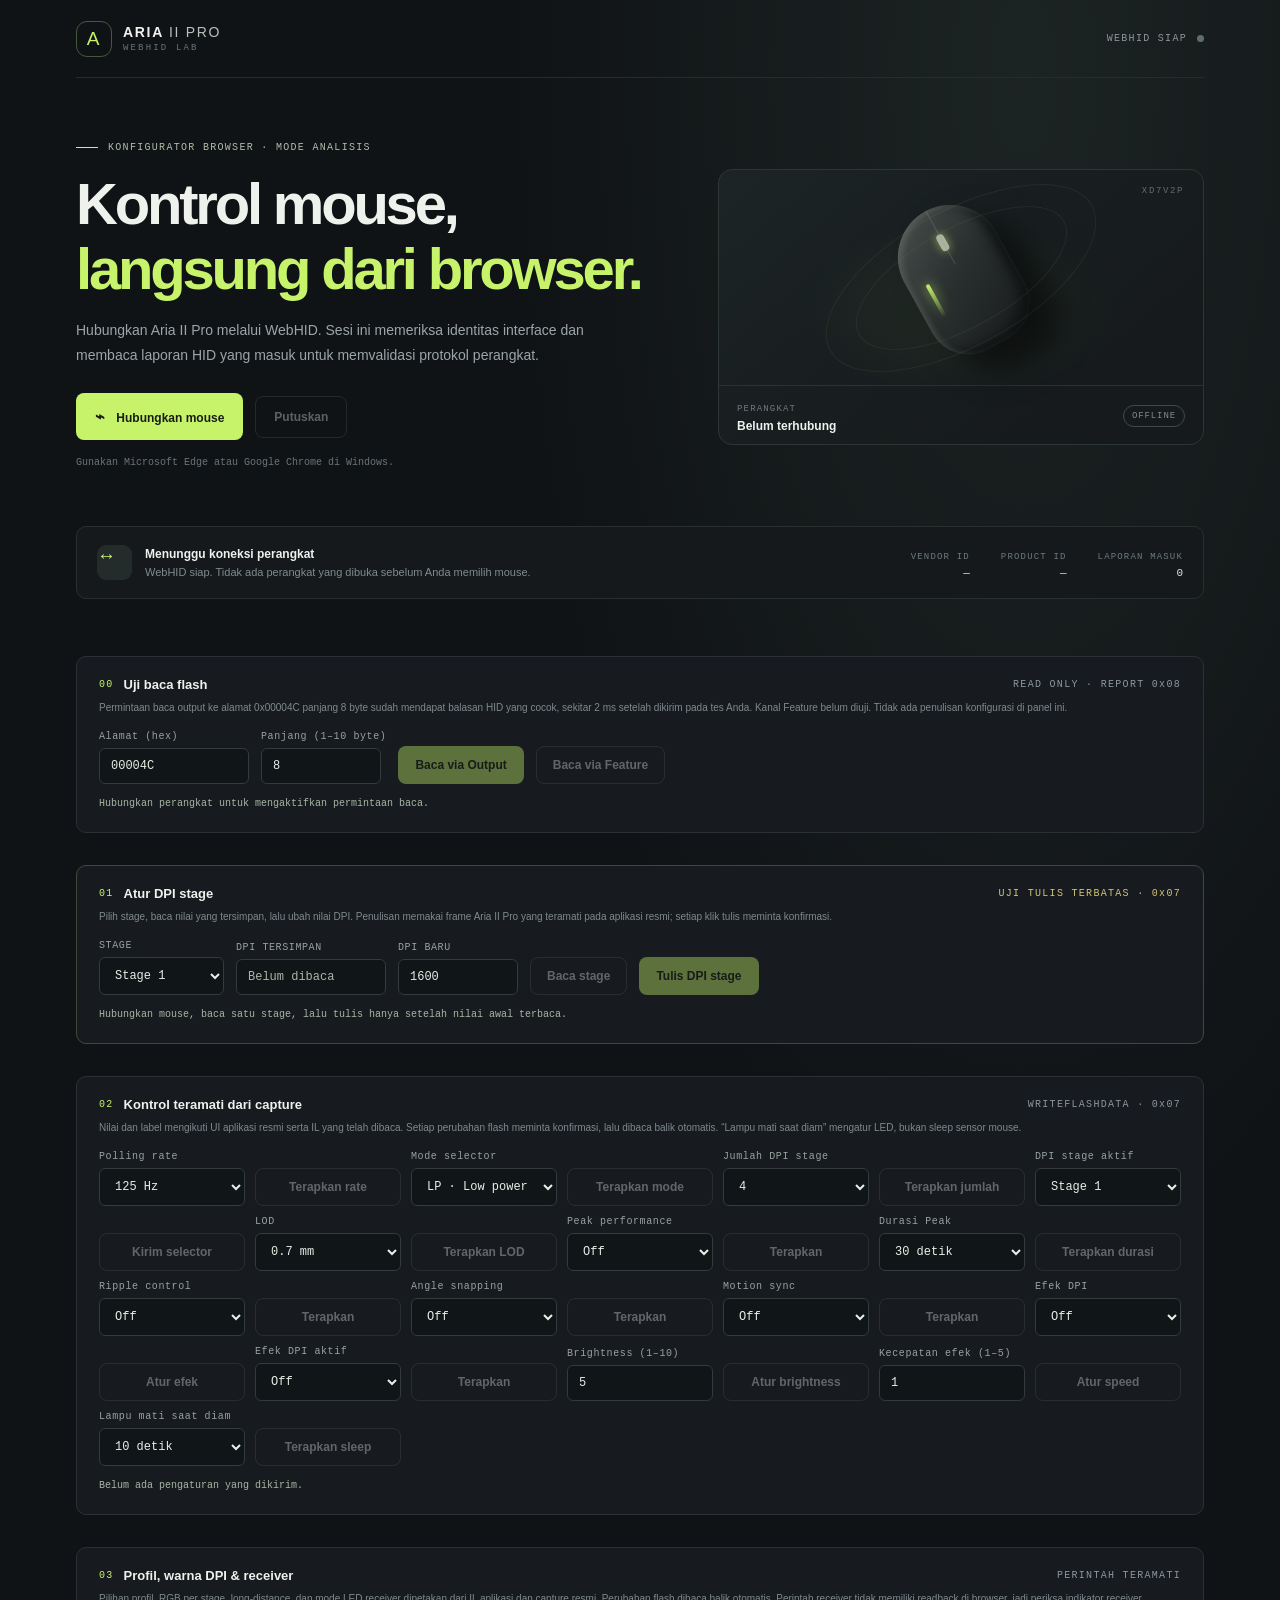
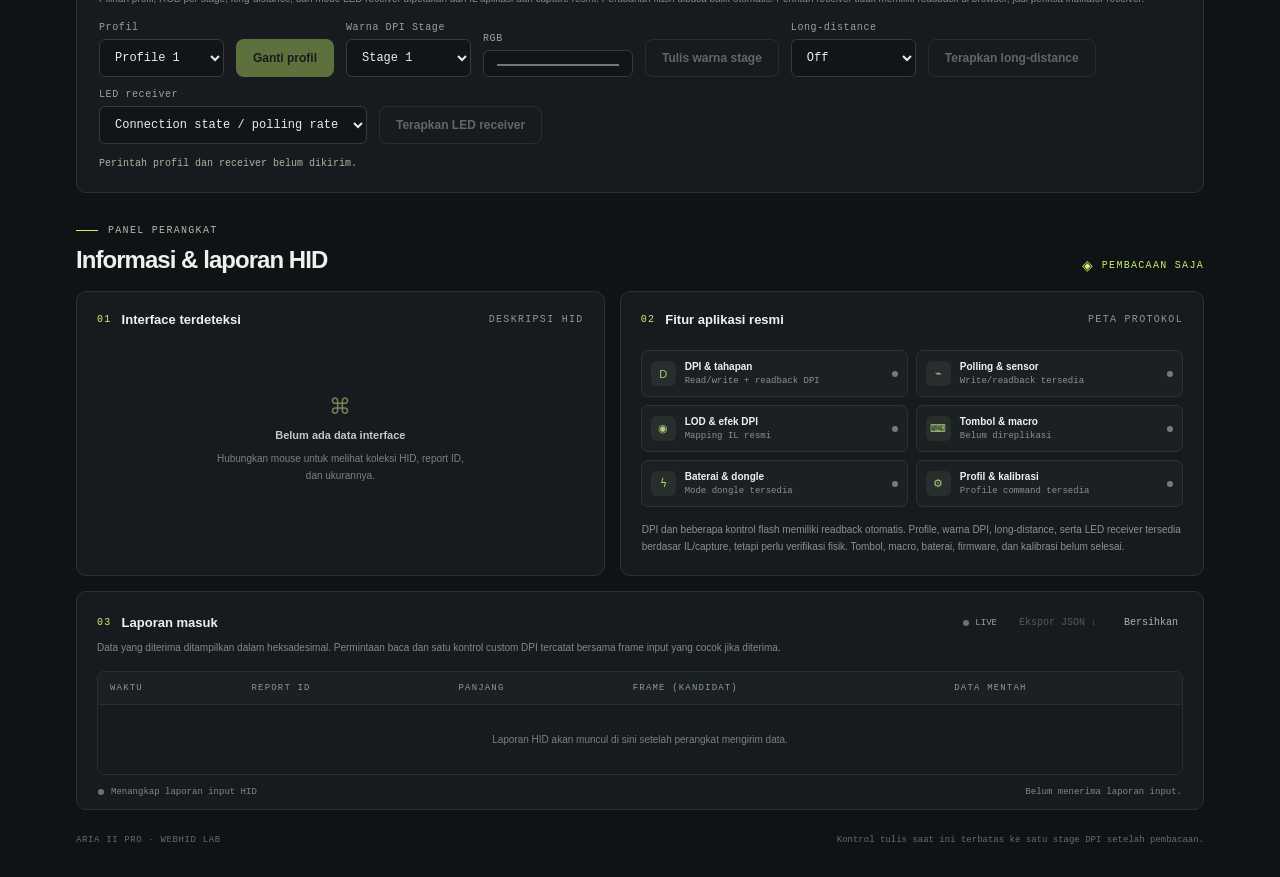
<file: aria/aria-ii-pro-webhid/index.html>
<!doctype html>
<html lang="id">
<head>
  <meta charset="utf-8">
  <meta name="viewport" content="width=device-width, initial-scale=1">
  <meta name="theme-color" content="#101316">
  <title>Aria II Pro · WebHID Lab</title>
  <link rel="stylesheet" href="style.css">
  <script src="app.js" defer></script>
</head>
<body>
  <main class="shell">
    <header class="topbar">
      <a class="brand" href="#top" aria-label="Aria II Pro WebHID Lab">
        <span class="brand-mark">A</span><span>ARIA <b>II PRO</b><small>WEBHID LAB</small></span>
      </a>
      <div class="top-actions"><span class="secure-tag" id="secureState">MEMERIKSA KONEKSI</span><span class="dot" id="statusDot"></span></div>
    </header>

    <section class="hero" id="top">
      <div class="hero-copy">
        <div class="eyebrow"><span class="eyebrow-line"></span> KONFIGURATOR BROWSER · MODE ANALISIS</div>
        <h1>Kontrol mouse,<br><em>langsung dari browser.</em></h1>
        <p>Hubungkan Aria II Pro melalui WebHID. Sesi ini memeriksa identitas interface dan membaca laporan HID yang masuk untuk memvalidasi protokol perangkat.</p>
        <div class="hero-actions">
          <button class="button button-primary" id="connectButton"><span class="usb-icon">⌁</span> Hubungkan mouse</button>
          <button class="button button-quiet" id="disconnectButton" disabled>Putuskan</button>
        </div>
        <p class="compat-note" id="compatNote">Gunakan Microsoft Edge atau Google Chrome di Windows.</p>
      </div>
      <div class="device-card">
        <div class="device-art" aria-hidden="true"><div class="mouse"><div class="mouse-wheel"></div><div class="mouse-seam"></div><div class="mouse-light"></div></div><div class="art-orbit orbit-one"></div><div class="art-orbit orbit-two"></div><span class="art-label">XD7V2P</span></div>
        <div class="device-card-footer"><div><span class="muted-label">PERANGKAT</span><strong id="deviceName">Belum terhubung</strong></div><span class="state-pill" id="deviceState">OFFLINE</span></div>
      </div>
    </section>

    <section class="connection-strip">
      <div class="connection-main"><span class="connection-icon">↔</span><div><strong id="connectionTitle">Menunggu koneksi perangkat</strong><span id="connectionDetail">WebHID belum diberi akses ke mouse.</span></div></div>
      <div class="connection-meta"><div><span class="muted-label">VENDOR ID</span><b id="vendorId">—</b></div><div><span class="muted-label">PRODUCT ID</span><b id="productId">—</b></div><div><span class="muted-label">LAPORAN MASUK</span><b id="reportCount">0</b></div></div>
    </section>

    <section class="panel read-panel">
      <div class="panel-heading"><div><span class="panel-index">00</span><h3>Uji baca flash</h3></div><span class="panel-caption">READ ONLY · REPORT 0x08</span></div>
      <p class="reports-description">Permintaan baca output ke alamat 0x00004C panjang 8 byte sudah mendapat balasan HID yang cocok, sekitar 2 ms setelah dikirim pada tes Anda. Kanal Feature belum diuji. Tidak ada penulisan konfigurasi di panel ini.</p>
      <div class="read-controls">
        <label>Alamat (hex)<input id="readAddress" inputmode="text" value="00004C" maxlength="6" aria-label="Alamat flash heksadesimal"></label>
        <label>Panjang (1–10 byte)<input id="readLength" type="number" min="1" max="10" value="8"></label>
        <button class="button button-primary" id="readOutputButton" disabled>Baca via Output</button>
        <button class="button button-quiet" id="readFeatureButton" disabled>Baca via Feature</button>
      </div>
      <p class="read-status" id="readStatus" role="status">Hubungkan perangkat dan pastikan deskriptor HID menyediakan output report ID 0x08.</p>
    </section>

    <section class="panel read-panel dpi-test-panel">
      <div class="panel-heading"><div><span class="panel-index">01</span><h3>Atur DPI stage</h3></div><span class="panel-caption">UJI TULIS TERBATAS · 0x07</span></div>
      <p class="reports-description">Pilih stage, baca nilai yang tersimpan, lalu ubah nilai DPI. Penulisan memakai frame Aria II Pro yang teramati pada aplikasi resmi; setiap klik tulis meminta konfirmasi.</p>
      <div class="read-controls">
        <label>STAGE<select id="dpiStage"><option value="0">Stage 1</option><option value="1">Stage 2</option><option value="2">Stage 3</option><option value="3">Stage 4</option></select></label>
        <label>DPI TERSIMPAN<input id="dpiCurrent" type="text" readonly value="Belum dibaca"></label>
        <label>DPI BARU<input id="dpiValue" type="number" min="50" max="26000" step="50" value="1600"></label>
        <button class="button button-quiet" id="readDpiButton" disabled>Baca stage</button>
        <button class="button button-primary" id="writeDpiButton" disabled>Tulis DPI stage</button>
      </div>
      <p class="read-status" id="dpiStatus" role="status">Hubungkan mouse, baca satu stage, lalu tulis hanya setelah nilai awal terbaca.</p>
    </section>

    <section class="panel read-panel">
      <div class="panel-heading"><div><span class="panel-index">02</span><h3>Kontrol teramati dari capture</h3></div><span class="panel-caption">WRITEFLASHDATA · 0x07</span></div>
      <p class="reports-description">Nilai dan label mengikuti UI aplikasi resmi serta IL yang telah dibaca. Setiap perubahan flash meminta konfirmasi, lalu dibaca balik otomatis. “Lampu mati saat diam” mengatur LED, bukan sleep sensor mouse.</p>
      <div class="read-controls">
        <label>Polling rate<select id="rateSetting"><option value="8">125 Hz</option><option value="4">250 Hz</option><option value="2">500 Hz</option><option value="1">1000 Hz</option><option value="16">2000 Hz</option><option value="32">4000 Hz</option><option value="64">8000 Hz</option></select></label>
        <button class="button button-quiet observed-write" data-setting="rate">Terapkan rate</button>
        <label>Mode selector<select id="powerModeSetting"><option value="0">LP · Low power</option><option value="1">HP · High performance</option></select></label>
        <button class="button button-quiet observed-write" data-setting="powerMode">Terapkan mode</button>
        <label>Jumlah DPI stage<select id="stageCountSetting"><option>1</option><option>2</option><option>3</option><option selected>4</option></select></label>
        <button class="button button-quiet observed-write" data-setting="stageCount">Terapkan jumlah</button>
        <label>DPI stage aktif<select id="activeStageSetting"><option value="0">Stage 1</option><option value="1">Stage 2</option><option value="2">Stage 3</option><option value="3">Stage 4</option></select></label>
        <button class="button button-quiet observed-write" data-setting="activeStage">Kirim selector</button>
        <label>LOD<select id="lodSetting"><option value="3">0.7 mm</option><option value="1">1 mm</option><option value="2">2 mm</option></select></label>
        <button class="button button-quiet observed-write" data-setting="lod">Terapkan LOD</button>
        <label>Peak performance<select id="peakSetting"><option value="0">Off</option><option value="1">On</option></select></label>
        <button class="button button-quiet observed-write" data-setting="peak">Terapkan</button>
        <label>Durasi Peak<select id="peakDurationSetting"><option value="3">30 detik</option><option value="6">1 menit</option><option value="12">2 menit</option><option value="30">5 menit</option><option value="60">10 menit</option><option value="90">15 menit</option></select></label>
        <button class="button button-quiet observed-write" data-setting="peakDuration">Terapkan durasi</button>
        <label>Ripple control<select id="rippleSetting"><option value="0">Off</option><option value="1">On</option></select></label>
        <button class="button button-quiet observed-write" data-setting="ripple">Terapkan</button>
        <label>Angle snapping<select id="angleSetting"><option value="0">Off</option><option value="1">On</option></select></label>
        <button class="button button-quiet observed-write" data-setting="angle">Terapkan</button>
        <label>Motion sync<select id="motionSetting"><option value="0">Off</option><option value="1">On</option></select></label>
        <button class="button button-quiet observed-write" data-setting="motion">Terapkan</button>
        <label>Efek DPI<select id="dpiEffectSetting"><option value="0">Off</option><option value="1">Fixed light</option><option value="2">Flicker</option></select></label>
        <button class="button button-quiet observed-write" data-setting="dpiEffect">Atur efek</button>
        <label>Efek DPI aktif<select id="dpiLedEnableSetting"><option value="0">Off</option><option value="1">On</option></select></label>
        <button class="button button-quiet observed-write" data-setting="dpiLedEnable">Terapkan</button>
        <label>Brightness (1–10)<input id="brightnessSetting" type="number" min="1" max="10" value="5"></label>
        <button class="button button-quiet observed-write" data-setting="brightness">Atur brightness</button>
        <label>Kecepatan efek (1–5)<input id="effectSpeedSetting" type="number" min="1" max="5" value="1"></label>
        <button class="button button-quiet observed-write" data-setting="effectSpeed">Atur speed</button>
        <label>Lampu mati saat diam<select id="sleepSetting"><option value="1">10 detik</option><option value="3">30 detik</option><option value="6">1 menit</option><option value="30">5 menit</option><option value="60">10 menit</option><option value="90">15 menit</option><option value="120">20 menit</option><option value="150">25 menit</option><option value="180">30 menit</option><option value="210">35 menit</option><option value="240">40 menit</option></select></label>
        <button class="button button-quiet observed-write" data-setting="sleep">Terapkan sleep</button>
      </div>
      <p class="read-status" id="observedWriteStatus" role="status">Belum ada pengaturan yang dikirim.</p>
    </section>

    <section class="panel read-panel">
      <div class="panel-heading"><div><span class="panel-index">03</span><h3>Profil, warna DPI & receiver</h3></div><span class="panel-caption">PERINTAH TERAMATI</span></div>
      <p class="reports-description">Pilihan profil, RGB per stage, long-distance, dan mode LED receiver dipetakan dari IL aplikasi dan capture resmi. Perubahan flash dibaca balik otomatis. Perintah receiver tidak memiliki readback di browser, jadi periksa indikator receiver.</p>
      <div class="read-controls">
        <label>Profil<select id="profileSetting"><option value="0">Profile 1</option><option value="1">Profile 2</option><option value="2">Profile 3</option><option value="3">Profile 4</option></select></label>
        <button class="button button-primary" id="profileButton">Ganti profil</button>
        <label>Warna DPI Stage<select id="colorStage"><option value="0">Stage 1</option><option value="1">Stage 2</option><option value="2">Stage 3</option><option value="3">Stage 4</option></select></label>
        <label>RGB<input id="dpiColor" type="color" value="#93acee"></label>
        <button class="button button-quiet" id="writeColorButton">Tulis warna stage</button>
        <label>Long-distance<select id="longRangeSetting"><option value="0">Off</option><option value="1">On</option></select></label>
        <button class="button button-quiet" id="longRangeButton">Terapkan long-distance</button>
        <label>LED receiver<select id="dongleLedSetting"><option value="2">Connection state / polling rate</option><option value="3">Battery state</option><option value="1">Low battery warning only</option></select></label>
        <button class="button button-quiet" id="dongleLedButton">Terapkan LED receiver</button>
      </div>
      <p class="read-status" id="commandStatus" role="status">Perintah profil dan receiver belum dikirim.</p>
    </section>

    <div class="section-heading"><div><div class="eyebrow"><span class="eyebrow-line"></span> PANEL PERANGKAT</div><h2>Informasi & laporan HID</h2></div><div class="read-only"><span class="lock">◈</span> PEMBACAAN SAJA</div></div>

    <section class="dashboard-grid">
      <article class="panel overview-panel">
        <div class="panel-heading"><div><span class="panel-index">01</span><h3>Interface terdeteksi</h3></div><span class="panel-caption">DESKRIPSI HID</span></div>
        <div id="interfaceList" class="empty-state"><span class="empty-symbol">⌘</span><strong>Belum ada data interface</strong><p>Hubungkan mouse untuk melihat koleksi HID, report ID, dan ukurannya.</p></div>
      </article>
      <article class="panel features-panel">
        <div class="panel-heading"><div><span class="panel-index">02</span><h3>Fitur aplikasi resmi</h3></div><span class="panel-caption">PETA PROTOKOL</span></div>
        <div class="feature-grid">
          <div class="feature-item"><span class="feature-icon">D</span><div><b>DPI & tahapan</b><small>Read/write + readback DPI</small></div><i></i></div>
          <div class="feature-item"><span class="feature-icon">⌁</span><div><b>Polling & sensor</b><small>Write/readback tersedia</small></div><i></i></div>
          <div class="feature-item"><span class="feature-icon">◉</span><div><b>LOD & efek DPI</b><small>Mapping IL resmi</small></div><i></i></div>
          <div class="feature-item"><span class="feature-icon">⌨</span><div><b>Tombol & macro</b><small>Belum direplikasi</small></div><i></i></div>
          <div class="feature-item"><span class="feature-icon">ϟ</span><div><b>Baterai & dongle</b><small>Mode dongle tersedia</small></div><i></i></div>
          <div class="feature-item"><span class="feature-icon">⚙</span><div><b>Profil & kalibrasi</b><small>Profile command tersedia</small></div><i></i></div>
        </div>
        <p class="feature-note">DPI dan beberapa kontrol flash memiliki readback otomatis. Profile, warna DPI, long-distance, serta LED receiver tersedia berdasar IL/capture, tetapi perlu verifikasi fisik. Tombol, macro, baterai, firmware, dan kalibrasi belum selesai.</p>
      </article>
    </section>

    <section class="panel reports-panel">
      <div class="panel-heading"><div><span class="panel-index">03</span><h3>Laporan masuk</h3></div><div class="report-actions"><span class="live-indicator"><i></i> LIVE</span><button class="text-button" id="downloadButton" disabled>Ekspor JSON ↓</button><button class="text-button" id="clearButton">Bersihkan</button></div></div>
      <p class="reports-description">Data yang diterima ditampilkan dalam heksadesimal. Permintaan baca dan satu kontrol custom DPI tercatat bersama frame input yang cocok jika diterima.</p>
      <div class="report-table-wrap"><table><thead><tr><th>WAKTU</th><th>REPORT ID</th><th>PANJANG</th><th>FRAME (KANDIDAT)</th><th>DATA MENTAH</th></tr></thead><tbody id="reportRows"><tr class="placeholder-row"><td colspan="5">Laporan HID akan muncul di sini setelah perangkat mengirim data.</td></tr></tbody></table></div>
      <div class="report-footer"><span><i class="foot-dot"></i> Menangkap laporan input HID</span><span id="reportHint">Hubungkan perangkat untuk memulai.</span></div>
    </section>

    <footer><span>ARIA II PRO · WEBHID LAB</span><span>Kontrol tulis saat ini terbatas ke satu stage DPI setelah pembacaan.</span></footer>
  </main>
</body>
</html>
</file>
<file: aria/aria-ii-pro-webhid/style.css>
:root{color-scheme:dark;--bg:#101316;--panel:#171b1f;--panel2:#1d2227;--line:#2a3036;--soft:#89939a;--text:#eff1ed;--green:#c7f36b;--green2:#a6d849;--orange:#f1a86a;--mono:Consolas,'Courier New',monospace;--sans:'Segoe UI',Arial,sans-serif}
*{box-sizing:border-box}body{margin:0;background:radial-gradient(ellipse at 80% 3%,#1c2423 0,transparent 35%),var(--bg);color:var(--text);font-family:var(--sans);font-size:14px}.shell{max-width:1200px;padding:0 36px;margin:auto}.topbar{height:78px;display:flex;align-items:center;justify-content:space-between;border-bottom:1px solid #252b2f}.brand{display:flex;align-items:center;gap:11px;color:var(--text);text-decoration:none;font-size:14px;font-weight:800;letter-spacing:.12em}.brand b{font-weight:500;color:#b9c0bd}.brand small{display:block;color:#68737a;font:9px var(--mono);letter-spacing:.24em;margin-top:3px}.brand-mark{display:grid;place-items:center;width:36px;height:36px;border:1px solid #47583a;border-radius:11px;color:var(--green);font-size:19px;font-weight:500}.top-actions{display:flex;align-items:center;gap:10px}.secure-tag,.panel-caption,.muted-label,.eyebrow,.read-only,.panel-index,th{font:10px var(--mono);letter-spacing:.13em;color:#8c969c}.dot{width:7px;height:7px;background:#626b6e;border-radius:50%}.dot.online{background:var(--green);box-shadow:0 0 12px #c7f36b88}.hero{display:grid;grid-template-columns:1.1fr .9fr;align-items:center;gap:48px;padding:64px 0 54px}.eyebrow{display:flex;align-items:center;gap:10px;color:#b1bcaa}.eyebrow-line{width:22px;height:1px;background:var(--green)}h1{font-size:clamp(37px,5vw,58px);letter-spacing:-.055em;line-height:1.12;margin:19px 0 16px;font-weight:600}h1 em{font-style:normal;color:var(--green)}.hero-copy>p{color:#9ca5a8;line-height:1.8;max-width:525px;margin:0 0 25px}.hero-actions{display:flex;gap:12px;align-items:center}.button{border:1px solid transparent;border-radius:8px;padding:13px 18px;cursor:pointer;font:700 12px var(--sans);transition:.15s}.button:disabled{opacity:.4;cursor:not-allowed}.button-primary{background:var(--green);color:#171c14}.button-primary:not(:disabled):hover{background:#d5ff78;transform:translateY(-1px)}.button-quiet{background:transparent;border-color:#424a4d;color:#d2d6d2}.button-quiet:not(:disabled):hover{border-color:#87918c}.usb-icon{font-size:16px;margin-right:8px}.compat-note{font:10px var(--mono);color:#69747a!important;margin:14px 0 0!important}.device-card{height:276px;background:linear-gradient(140deg,#1c2425,#161a1c 75%);border:1px solid #2d3634;border-radius:14px;overflow:hidden;position:relative}.device-art{height:215px;position:relative;display:grid;place-items:center;background:radial-gradient(ellipse at 50% 65%,#35452c55,transparent 45%)}.mouse{width:105px;height:151px;border-radius:54px 54px 42px 42px;transform:rotate(-29deg);position:relative;background:linear-gradient(145deg,#4a514e,#292e2e 48%,#181b1d);box-shadow:18px 28px 32px #0008,inset 3px 3px 6px #89918b55,inset -7px -7px 12px #101213}.mouse-seam{position:absolute;left:50%;top:0;height:61px;width:1px;background:#9ca39c44}.mouse-wheel{position:absolute;top:27px;left:calc(50% - 4px);width:8px;height:18px;border-radius:8px;background:#a9b39f;box-shadow:0 0 10px #c7f36b99}.mouse-light{position:absolute;top:65px;left:17px;width:4px;height:37px;border-radius:5px;background:linear-gradient(var(--green),transparent);filter:drop-shadow(0 0 6px var(--green))}.art-orbit{position:absolute;border:1px solid #6a7d4b26;border-radius:50%;transform:rotate(-29deg)}.orbit-one{width:235px;height:100px}.orbit-two{width:300px;height:136px}.art-label{position:absolute;right:19px;top:16px;color:#657067;font:9px var(--mono);letter-spacing:.18em}.device-card-footer{height:60px;border-top:1px solid #2b3231;padding:0 18px;display:flex;align-items:center;justify-content:space-between}.device-card-footer strong{display:block;font-size:12px;margin-top:5px;font-weight:600}.muted-label{font-size:9px;color:#6f7a7e}.state-pill{border:1px solid #40494a;padding:5px 8px;border-radius:20px;color:#818b8e;font:9px var(--mono);letter-spacing:.1em}.state-pill.online{color:var(--green);border-color:#56693d}.connection-strip{display:flex;justify-content:space-between;align-items:center;padding:18px 20px;background:#15191c;border:1px solid #282e32;border-radius:10px;margin-bottom:57px}.connection-main{display:flex;align-items:center;gap:13px}.connection-icon{display:grid;place-items:center;width:35px;height:35px;border-radius:9px;background:#242b2b;color:var(--green);font-size:19px}.connection-main strong,.connection-main span{display:block}.connection-main strong{font-size:12px;font-weight:600;margin-bottom:5px}.connection-main div span{font-size:11px;color:#808b8e}.connection-meta{display:flex;gap:31px}.connection-meta div{text-align:right}.connection-meta b{display:block;margin-top:5px;font:11px var(--mono);color:#dbe0db}.section-heading{display:flex;align-items:end;justify-content:space-between;margin-bottom:17px}h2{font-size:24px;letter-spacing:-.04em;margin:10px 0 0;font-weight:600}.read-only{display:flex;align-items:center;gap:7px;color:var(--green)}.lock{font-size:14px}.dashboard-grid{display:grid;grid-template-columns:.95fr 1.05fr;gap:15px;margin-bottom:15px}.panel{background:var(--panel);border:1px solid #2a3035;border-radius:10px;padding:20px}.panel-heading{display:flex;align-items:center;justify-content:space-between;margin-bottom:23px}.panel-heading>div:first-child{display:flex;align-items:center;gap:10px}.panel-index{color:var(--green);font-size:10px}.panel h3{font-size:13px;margin:0;font-weight:600}.empty-state{min-height:188px;display:flex;flex-direction:column;align-items:center;justify-content:center;text-align:center;color:#879194}.empty-symbol{font-size:22px;color:#708253;margin-bottom:9px}.empty-state strong{font-size:11px;color:#c2c8c4;font-weight:600}.empty-state p{max-width:260px;line-height:1.65;font-size:10px;color:#788286}.interface-list{display:grid;gap:8px;max-height:300px;overflow:auto}.interface-card{border:1px solid #30373a;border-radius:7px;padding:11px;background:#191e21}.interface-title{display:flex;justify-content:space-between;gap:12px}.interface-title strong{font-size:11px;font-weight:600}.interface-title code,.report-id{font:10px var(--mono);color:var(--green)}.interface-sub{font:10px var(--mono);color:#828d90;margin-top:7px}.feature-grid{display:grid;grid-template-columns:1fr 1fr;gap:8px}.feature-item{display:flex;align-items:center;gap:9px;padding:10px 9px;background:#1b2023;border:1px solid #2d3437;border-radius:7px}.feature-icon{width:25px;height:25px;display:grid;place-items:center;border-radius:6px;background:#272e2b;color:#adcc7d;font-size:11px}.feature-item b,.feature-item small{display:block}.feature-item b{font-size:10px;font-weight:600}.feature-item small{font:9px var(--mono);color:#89918e;margin-top:4px}.feature-item i{width:6px;height:6px;border-radius:50%;background:#737b7b;margin-left:auto;flex:none}.feature-note{font-size:10px;line-height:1.65;color:#889295;margin:15px 1px 0}.reports-panel{padding-bottom:12px}.reports-panel .panel-heading{margin-bottom:7px}.report-actions{display:flex;align-items:center;gap:17px}.live-indicator{display:flex;gap:6px;align-items:center;font:9px var(--mono);color:#99a19d}.live-indicator i{width:6px;height:6px;background:#697275;border-radius:50%}.live-indicator.on i{background:var(--green);box-shadow:0 0 7px #c7f36b}.text-button{background:none;border:0;color:#aab3af;font:10px var(--mono);cursor:pointer;padding:5px}.text-button:hover{color:var(--green)}.text-button:disabled{opacity:.4;cursor:not-allowed}.reports-description{font-size:10px;color:#7f898c;line-height:1.6;margin:0 0 15px}.report-table-wrap{overflow:auto;max-height:330px;border:1px solid #282e32;border-radius:7px}table{border-collapse:collapse;width:100%;min-width:920px;text-align:left}thead{position:sticky;top:0;background:#1b2023}th{padding:11px 12px;font-size:9px}td{padding:10px 12px;border-top:1px solid #292f32;font:10px var(--mono);color:#c4ccc6}.frame-note{color:#bbd38f;white-space:nowrap}.report-data{word-break:break-all;color:#aeb8af;max-width:620px}.placeholder-row td{text-align:center;color:#778184;padding:29px 10px;font:10px var(--sans)}.report-footer{display:flex;justify-content:space-between;padding:12px 1px 0;color:#7d888b;font:9px var(--mono)}.report-footer span:first-child{display:flex;align-items:center;gap:7px}.foot-dot{width:6px;height:6px;border-radius:50%;background:#697275}footer{display:flex;justify-content:space-between;padding:25px 0 32px;color:#626d70;font:9px var(--mono);letter-spacing:.07em}footer span:last-child{letter-spacing:0}
@media(max-width:800px){.shell{padding:0 20px}.hero{grid-template-columns:1fr;gap:28px;padding:42px 0}.device-card{max-width:520px;width:100%}.connection-strip{align-items:flex-start;gap:18px;flex-direction:column;margin-bottom:42px}.connection-meta{width:100%;justify-content:space-between}.connection-meta div{text-align:left}.dashboard-grid{grid-template-columns:1fr}.section-heading{align-items:flex-start;gap:14px;flex-direction:column}.read-only{align-self:flex-end;margin-top:-27px}}
@media(max-width:500px){.shell{padding:0 14px}.topbar{height:66px}.hero{padding:36px 0}.hero-copy>p{font-size:12px}.device-card{height:250px}.device-art{height:190px}.connection-meta{gap:10px}.connection-meta b{font-size:9px}.panel{padding:15px}.feature-grid{grid-template-columns:1fr}.report-actions{gap:7px}.report-footer,footer{gap:10px;flex-direction:column}footer span:last-child{line-height:1.5}}
.read-panel{margin:0 0 32px;padding:20px 22px}.read-panel .panel-heading{margin-bottom:8px}.read-controls{display:flex;align-items:end;gap:12px;flex-wrap:wrap}.read-controls label{display:grid;gap:6px;color:#98a29f;font:10px var(--mono);letter-spacing:.06em}.read-controls input{width:150px;border:1px solid #333b3c;border-radius:6px;padding:10px 11px;background:#101518;color:#e8eee6;font:12px var(--mono)}.read-controls input[type=number]{width:120px}.read-controls .button{padding:11px 16px}.read-status{min-height:16px;margin:12px 0 0;color:#a9b5a4;font:10px/1.6 var(--mono)}
@media(max-width:500px){.read-panel{padding:15px}.read-controls{align-items:stretch}.read-controls label,.read-controls input,.read-controls input[type=number],.read-controls .button{width:100%}}
.read-controls select{min-width:125px;border:1px solid #333b3c;border-radius:6px;padding:10px 11px;background:#101518;color:#e8eee6;font:12px var(--mono)}.read-controls input[readonly]{color:#aeb6a6}.dpi-test-panel{border-color:#454839}.dpi-test-panel .panel-caption{color:#d2c274}
.read-controls .observed-write{min-width:120px}.read-panel:has(#observedWriteStatus) .read-controls{display:grid;grid-template-columns:repeat(auto-fit,minmax(145px,1fr));align-items:end;gap:10px}.read-panel:has(#observedWriteStatus) .read-controls label,.read-panel:has(#observedWriteStatus) .read-controls select,.read-panel:has(#observedWriteStatus) .read-controls input,.read-panel:has(#observedWriteStatus) .read-controls .button{width:100%;min-width:0}.read-panel:has(#observedWriteStatus) .read-controls label{min-height:54px;align-content:end}
</file>
